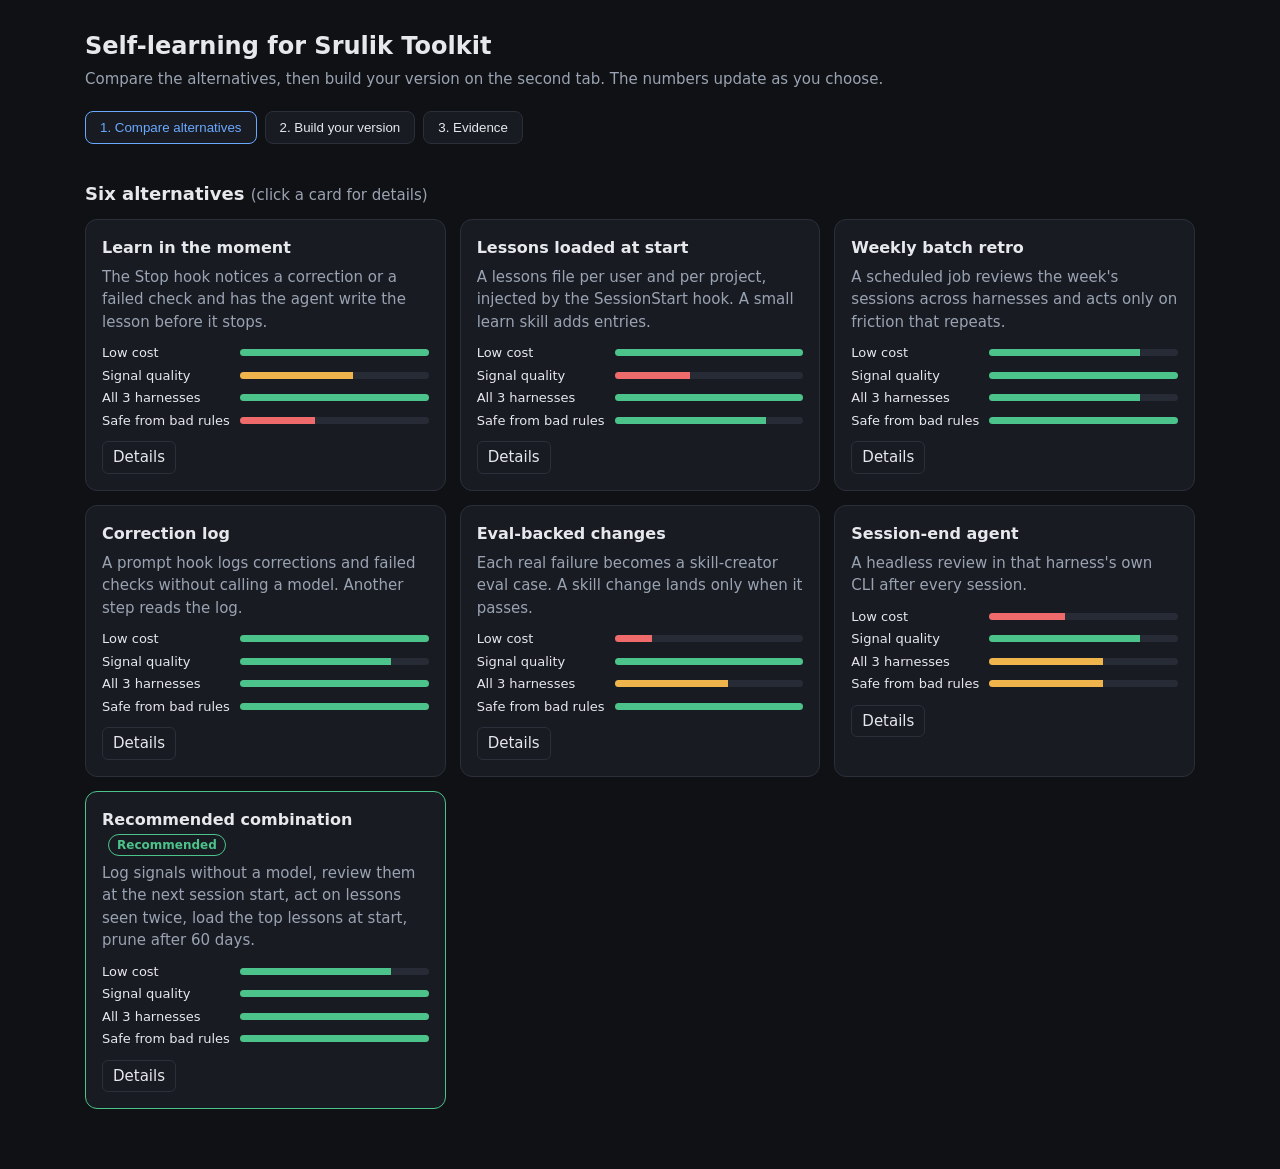
<file: research/2026-11-23-self-learning-options.html>
<!doctype html>
<html lang="en">
<head>
<meta charset="utf-8">
<meta name="viewport" content="width=device-width, initial-scale=1">
<title>Self-learning options</title>
<style>
  :root { --bg:#0f1115; --card:#181b22; --line:#2a2f3a; --text:#e6e8ec; --muted:#9aa3b2; --accent:#6aa9ff; --good:#4cc38a; --warn:#f0b44c; --bad:#ef6b6b; }
  * { box-sizing:border-box }
  body { margin:0; font:15px/1.5 system-ui,-apple-system,sans-serif; background:var(--bg); color:var(--text) }
  main { max-width:1150px; margin:0 auto; padding:28px 20px 60px }
  h1 { font-size:24px; margin:0 0 4px }
  h2 { font-size:18px; margin:36px 0 12px }
  p.lead { color:var(--muted); margin:0 0 8px }
  a { color:var(--accent) }
  .tabs { display:flex; gap:8px; margin:20px 0 0 }
  .tab { background:var(--card); border:1px solid var(--line); color:var(--text); padding:8px 14px; border-radius:8px; cursor:pointer }
  .tab[aria-selected=true] { border-color:var(--accent); color:var(--accent) }
  .panel[hidden] { display:none }
  .grid { display:grid; grid-template-columns:repeat(auto-fill,minmax(330px,1fr)); gap:14px }
  .card { background:var(--card); border:1px solid var(--line); border-radius:12px; padding:16px; cursor:pointer }
  .card.rec { border-color:var(--good) }
  .card h3 { margin:0 0 6px; font-size:16px }
  .badge { display:inline-block; font-size:12px; padding:1px 8px; border-radius:99px; border:1px solid var(--good); color:var(--good); margin-left:6px }
  .card .how { color:var(--muted); margin:0 0 10px }
  .bar { display:grid; grid-template-columns:130px 1fr; align-items:center; gap:8px; font-size:13px; margin:3px 0 }
  .meter { height:7px; background:#262b35; border-radius:4px; overflow:hidden }
  .meter i { display:block; height:100% }
  .more { display:none; margin-top:10px; font-size:14px; border-top:1px solid var(--line); padding-top:10px }
  .card.open .more { display:block }
  .card .toggle { margin-top:8px; background:none; border:1px solid var(--line); border-radius:6px; color:inherit; padding:4px 10px; cursor:pointer; font:inherit }
  .layout { display:grid; grid-template-columns:1fr 380px; gap:18px; align-items:start }
  @media (max-width:900px) { .layout { grid-template-columns:1fr } }
  fieldset { background:var(--card); border:1px solid var(--line); border-radius:12px; margin:0 0 12px; padding:12px 16px }
  legend { font-weight:600; padding:0 6px }
  fieldset .hint { color:var(--muted); font-size:13px; margin:0 0 6px }
  label.opt { display:block; padding:5px 0; cursor:pointer }
  label.opt small { color:var(--muted) }
  .side { position:sticky; top:16px; background:var(--card); border:1px solid var(--line); border-radius:12px; padding:16px }
  .side h3 { margin:0 0 10px; font-size:16px }
  .stat { display:flex; justify-content:space-between; border-bottom:1px solid var(--line); padding:6px 0; font-size:14px }
  .stat b { font-variant-numeric:tabular-nums }
  ul.notes { padding-left:18px; margin:10px 0 }
  ul.notes li { margin:4px 0; font-size:14px }
  li.warn { color:var(--warn) } li.bad { color:var(--bad) } li.good { color:var(--good) }
  .flow { display:flex; flex-wrap:wrap; gap:6px; align-items:center; margin:8px 0 12px }
  .step { background:#202530; border:1px solid var(--line); border-radius:8px; padding:4px 10px; font-size:13px }
  .arrow { color:var(--muted) }
  button.copy { width:100%; margin-top:10px; padding:9px; border-radius:8px; border:1px solid var(--accent); background:transparent; color:var(--accent); cursor:pointer; font-size:14px }
  code { background:#202530; padding:1px 5px; border-radius:4px; font-size:13px }
  table { width:100%; border-collapse:collapse; font-size:14px; background:var(--card); border-radius:12px; overflow:hidden }
  th, td { text-align:left; padding:9px 12px; border-bottom:1px solid var(--line); vertical-align:top }
  th { color:var(--muted); font-weight:600 }
</style>
</head>
<body>
<main>
  <h1>Self-learning for Srulik Toolkit</h1>
  <p class="lead">Compare the alternatives, then build your version on the second tab. The numbers update as you choose.</p>

  <div class="tabs" role="tablist">
    <button class="tab" role="tab" aria-selected="true" data-tab="compare">1. Compare alternatives</button>
    <button class="tab" role="tab" aria-selected="false" data-tab="build">2. Build your version</button>
    <button class="tab" role="tab" aria-selected="false" data-tab="evidence">3. Evidence</button>
  </div>

  <section class="panel" id="compare">
    <h2>Six alternatives <small style="color:var(--muted);font-weight:400">(click a card for details)</small></h2>
    <div class="grid" id="cards"></div>
  </section>

  <section class="panel" id="build" hidden>
    <h2>Build your version</h2>
    <div class="layout">
      <form id="form"></form>
      <aside class="side">
        <h3>Your design</h3>
        <div class="flow" id="flow"></div>
        <div class="stat"><span>Model runs per week</span><b id="runs"></b></div>
        <div class="stat"><span>Harnesses supported</span><b id="harn"></b></div>
        <div class="stat"><span>Risk of wrong lessons</span><b id="wrong"></b></div>
        <div class="stat"><span>Risk of file bloat</span><b id="bloat"></b></div>
        <div class="stat"><span>Time until a lesson applies</span><b id="lag"></b></div>
        <ul class="notes" id="notes"></ul>
        <button class="copy" type="button" id="copy">Copy my choices</button>
      </aside>
    </div>
  </section>

  <section class="panel" id="evidence" hidden>
    <h2>What the research found</h2>
    <table>
      <tr><th>Source</th><th>What it does or found</th></tr>
      <tr><td><a href="https://github.com/BayramAnnakov/claude-reflect">claude-reflect</a></td><td>A prompt hook queues corrections. The user approves each one with <code>/reflect</code>. Lessons sync to CLAUDE.md, AGENTS.md and skill files.</td></tr>
      <tr><td><a href="https://github.com/taipm/claude-evolve">claude-evolve</a></td><td>Counts repeats instead of appending lines. Promotes a lesson after 2 sightings. Injects lesson text at session start. Stale after 60 days, archived after 120.</td></tr>
      <tr><td><a href="https://github.com/openai/codex/blob/main/codex-rs/memories/README.md">Codex memories</a></td><td>Runs in the background at the next session start, only on idle sessions. Ranks by usage and prunes unused memories. Off by default.</td></tr>
      <tr><td><a href="https://forum.cursor.com/t/saved-memories-in-cursor-and-their-viability/128968">Cursor memories</a></td><td>Users report arbitrary capture, memories ignored later, and storage per machine.</td></tr>
      <tr><td><a href="https://arxiv.org/abs/2510.04618">ACE paper</a></td><td>Rewriting the whole context collapsed it from 18,282 to 122 tokens and dropped accuracy below the baseline. Small itemized edits avoided this.</td></tr>
      <tr><td><a href="https://jonahdevs.com/posts/agents-md-grew-back/">JonahDevs</a></td><td>AGENTS.md was cut from 755 to 61 lines, then grew back to 341 across six files because agents add lines and nothing prompts deletion.</td></tr>
    </table>
  </section>
</main>

<script>
const ALTS = [
  { id:"inmoment", name:"Learn in the moment", how:"The Stop hook notices a correction or a failed check and has the agent write the lesson before it stops.",
    s:{cost:5, signal:3, harness:5, safety:2}, pro:"No extra model runs. The lesson lands while context is fresh.", con:"Sees one session only, so one-off mistakes become rules.", ev:"Similar to claude-reflect's capture step, without its review." },
  { id:"inject", name:"Lessons loaded at start", how:"A lessons file per user and per project, injected by the SessionStart hook. A small learn skill adds entries.",
    s:{cost:5, signal:2, harness:5, safety:4}, pro:"The most reliable way for a lesson to reach the model.", con:"Only as good as what gets written into it.", ev:"claude-evolve rates import and start injection as its most reliable channels." },
  { id:"weekly", name:"Weekly batch retro", how:"A scheduled job reviews the week's sessions across harnesses and acts only on friction that repeats.",
    s:{cost:4, signal:5, harness:4, safety:5}, pro:"Sees patterns across many sessions.", con:"Lessons arrive days late. Needs a scheduler on each machine.", ev:"Matches Codex's batched consolidation phase." },
  { id:"log", name:"Correction log", how:"A prompt hook logs corrections and failed checks without calling a model. Another step reads the log.",
    s:{cost:5, signal:4, harness:5, safety:5}, pro:"Almost free. Gives every other option clean input.", con:"Changes nothing on its own.", ev:"claude-reflect and claude-evolve both capture with hooks." },
  { id:"eval", name:"Eval-backed changes", how:"Each real failure becomes a skill-creator eval case. A skill change lands only when it passes.",
    s:{cost:1, signal:5, harness:3, safety:5}, pro:"Proves a change helps before it ships.", con:"Slow and heavy for small lessons.", ev:"The repo's skill-creator already runs evals." },
  { id:"sessionend", name:"Session-end agent", how:"A headless review in that harness's own CLI after every session.",
    s:{cost:2, signal:4, harness:3, safety:3}, pro:"Each session is reviewed while it is recent.", con:"Codex has no session-end hook. Most sessions have nothing to teach.", ev:"Codex chose the next session start instead." },
  { id:"combo", rec:true, name:"Recommended combination", how:"Log signals without a model, review them at the next session start, act on lessons seen twice, load the top lessons at start, prune after 60 days.",
    s:{cost:4, signal:5, harness:5, safety:5}, pro:"Combines the steps with the best evidence. Works the same in all three harnesses.", con:"A lesson needs two sightings before anything changes.", ev:"Mirrors claude-evolve and the Codex memory pipeline." },
]
const LABELS = { cost:"Low cost", signal:"Signal quality", harness:"All 3 harnesses", safety:"Safe from bad rules" }
const color = v => v >= 4 ? "var(--good)" : v >= 3 ? "var(--warn)" : "var(--bad)"

const cards = document.getElementById("cards")
for (const a of ALTS) {
  const el = document.createElement("div")
  el.className = "card" + (a.rec ? " rec" : "")
  el.innerHTML = `<h3>${a.name}${a.rec ? '<span class="badge">Recommended</span>' : ""}</h3><p class="how">${a.how}</p>` +
    Object.entries(a.s).map(([k, v]) => `<div class="bar"><span>${LABELS[k]}</span><div class="meter"><i style="width:${v * 20}%;background:${color(v)}"></i></div></div>`).join("") +
    `<button type="button" class="toggle" aria-expanded="false" aria-label="Details: ${a.name}">Details</button>` +
    `<div class="more"><p><b>Strength:</b> ${a.pro}</p><p><b>Weak point:</b> ${a.con}</p><p><b>Evidence:</b> ${a.ev}</p></div>`
  const toggle = el.querySelector(".toggle")
  el.addEventListener("click", () => toggle.setAttribute("aria-expanded", String(el.classList.toggle("open"))))
  cards.appendChild(el)
}

const DIMS = [
  { id:"capture", title:"How are signals captured?", hint:"Signals are your corrections and failed checks.", type:"radio", opts:[
    ["hooks","Hooks log them, with no model call","Recommended. Near zero cost."],
    ["model","A model checks every turn","Catches more phrasings, costs a call per turn."],
    ["none","No capture, the review reads raw transcripts","Simplest, noisier input."] ] },
  { id:"trigger", title:"When does the review run?", type:"radio", opts:[
    ["nextstart","At the next session start, only if something was logged","Recommended. Works in all 3 harnesses."],
    ["end","After every session ends","Codex has no session-end hook."],
    ["weekly","Once a week, on a schedule","Needs a scheduler on each machine."],
    ["manual","Only when the user runs retro","No automation."] ] },
  { id:"threshold", title:"When does a lesson take effect?", type:"radio", opts:[
    ["1","The first time it appears","Fastest, most wrong lessons."],
    ["2","After it appears twice","Recommended."],
    ["3","After it appears three times","Safest, slowest."] ] },
  { id:"auto", title:"What may change without asking?", type:"check", opts:[
    ["memory","Memory entries","You chose yes."],
    ["override","Wording fixes in the local skill override file","You chose yes."],
    ["steering","Edits to the project's AGENTS.md or CLAUDE.md","Highest bloat risk."] ] },
  { id:"bigger", title:"Where do bigger fixes go?", type:"radio", opts:[
    ["pr","A draft PR on the project's repo","You chose this."],
    ["chat","Shown in chat at the next session start",""],
    ["drop","Dropped",""] ] },
  { id:"prune", title:"When are unused lessons removed?", type:"radio", opts:[
    ["30","After 30 days",""], ["60","After 60 days","Recommended."], ["120","After 120 days",""], ["never","Never","Files only grow."] ] },
]
const DEFAULTS = { capture:"hooks", trigger:"nextstart", threshold:"2", auto:["memory","override"], bigger:"pr", prune:"60" }

const form = document.getElementById("form")
for (const d of DIMS) {
  const fs = document.createElement("fieldset")
  fs.innerHTML = `<legend>${d.title}</legend>` + (d.hint ? `<p class="hint">${d.hint}</p>` : "") +
    d.opts.map(([v, l, n]) => {
      const on = d.type === "check" ? DEFAULTS[d.id].includes(v) : DEFAULTS[d.id] === v
      return `<label class="opt"><input type="${d.type === "check" ? "checkbox" : "radio"}" name="${d.id}" value="${v}" ${on ? "checked" : ""}> ${l} ${n ? `<small>${n}</small>` : ""}</label>`
    }).join("")
  form.appendChild(fs)
}

const level = n => n <= 1 ? "Low" : n === 2 ? "Medium" : "High"
function read() {
  const f = new FormData(form)
  return { capture:f.get("capture"), trigger:f.get("trigger"), threshold:f.get("threshold"), auto:f.getAll("auto"), bigger:f.get("bigger"), prune:f.get("prune") }
}
function update() {
  const c = read()
  const SESSIONS = 20, WITH_SIGNAL = 0.3
  let runs = { nextstart: Math.round(SESSIONS * WITH_SIGNAL), end: SESSIONS, weekly: 1, manual: 0 }[c.trigger]
  if (c.capture === "none" && c.trigger === "nextstart") runs = SESSIONS
  const perTurn = c.capture === "model"
  document.getElementById("runs").textContent = runs + (perTurn ? " + one per turn" : "")

  document.getElementById("harn").textContent = c.trigger === "end" ? "Claude, Cursor" : c.trigger === "weekly" ? "All 3, with a scheduler" : "Claude, Cursor, Codex"

  let wrong = { "1":3, "2":1, "3":0 }[c.threshold] + (c.capture === "none" ? 1 : 0)
  document.getElementById("wrong").textContent = level(wrong)

  let bloat = (c.auto.includes("steering") ? 2 : 0) + (c.prune === "never" ? 2 : c.prune === "120" ? 1 : 0) + (c.threshold === "1" ? 1 : 0)
  document.getElementById("bloat").textContent = level(bloat)

  const lag = { nextstart:"next session", end:"minutes", weekly:"up to a week", manual:"when you run retro" }[c.trigger]
  document.getElementById("lag").textContent = c.threshold === "1" ? lag : lag + ", after " + c.threshold + " sightings"

  const steps = [
    { hooks:"Hook logs signal", model:"Model checks turn", none:"Raw transcript" }[c.capture],
    { nextstart:"Review at next start", end:"Review at session end", weekly:"Weekly review", manual:"Manual retro" }[c.trigger],
    c.threshold === "1" ? "Act at once" : "Wait for " + c.threshold + " sightings",
    c.auto.length ? "Auto: " + c.auto.join(", ") : "No auto changes",
    { pr:"Draft PR", chat:"Show in chat", drop:"Drop" }[c.bigger],
    c.prune === "never" ? "Keep forever" : "Prune after " + c.prune + "d",
  ]
  document.getElementById("flow").innerHTML = steps.map(s => `<span class="step">${s}</span>`).join('<span class="arrow">→</span>')

  const notes = []
  if (c.trigger === "end") notes.push(["bad", "Codex has no session-end hook. It would need a different trigger."])
  if (c.trigger === "weekly") notes.push(["warn", "Each machine needs a scheduled job, and the plugin can't install one by itself."])
  if (c.threshold === "1") notes.push(["warn", "One-off mistakes become permanent rules."])
  if (c.auto.includes("steering")) notes.push(["bad", "Auto-editing AGENTS.md is how files grew to 700+ lines in practitioner reports."])
  if (c.prune === "never") notes.push(["bad", "Nothing ever gets deleted. Files only grow."])
  if (c.auto.includes("memory")) notes.push(["warn", "Codex and Claude already write memory. Toolkit entries may duplicate theirs."])
  if (perTurn) notes.push(["warn", "A model call on every turn adds cost and latency."])
  if (c.capture === "none") notes.push(["warn", "Without a log, the review can't skip quiet sessions, so it runs every time."])
  if (!notes.some(n => n[0] === "bad")) notes.push(["good", "No blocking conflicts."])
  document.getElementById("notes").innerHTML = notes.map(([k, t]) => `<li class="${k}">${t}</li>`).join("")
  return c
}
form.addEventListener("change", update)
update()

document.getElementById("copy").addEventListener("click", async e => {
  const c = read()
  const text = `capture=${c.capture} trigger=${c.trigger} threshold=${c.threshold} auto=${c.auto.join("+") || "none"} bigger=${c.bigger} prune=${c.prune}`
  try { await navigator.clipboard.writeText(text); e.target.textContent = "Copied: " + text }
  catch { e.target.textContent = text }
})

for (const t of document.querySelectorAll(".tab")) {
  t.addEventListener("click", () => {
    for (const o of document.querySelectorAll(".tab")) o.setAttribute("aria-selected", String(o === t))
    for (const p of document.querySelectorAll(".panel")) p.hidden = p.id !== t.dataset.tab
  })
}
</script>
</body>
</html>
</file>
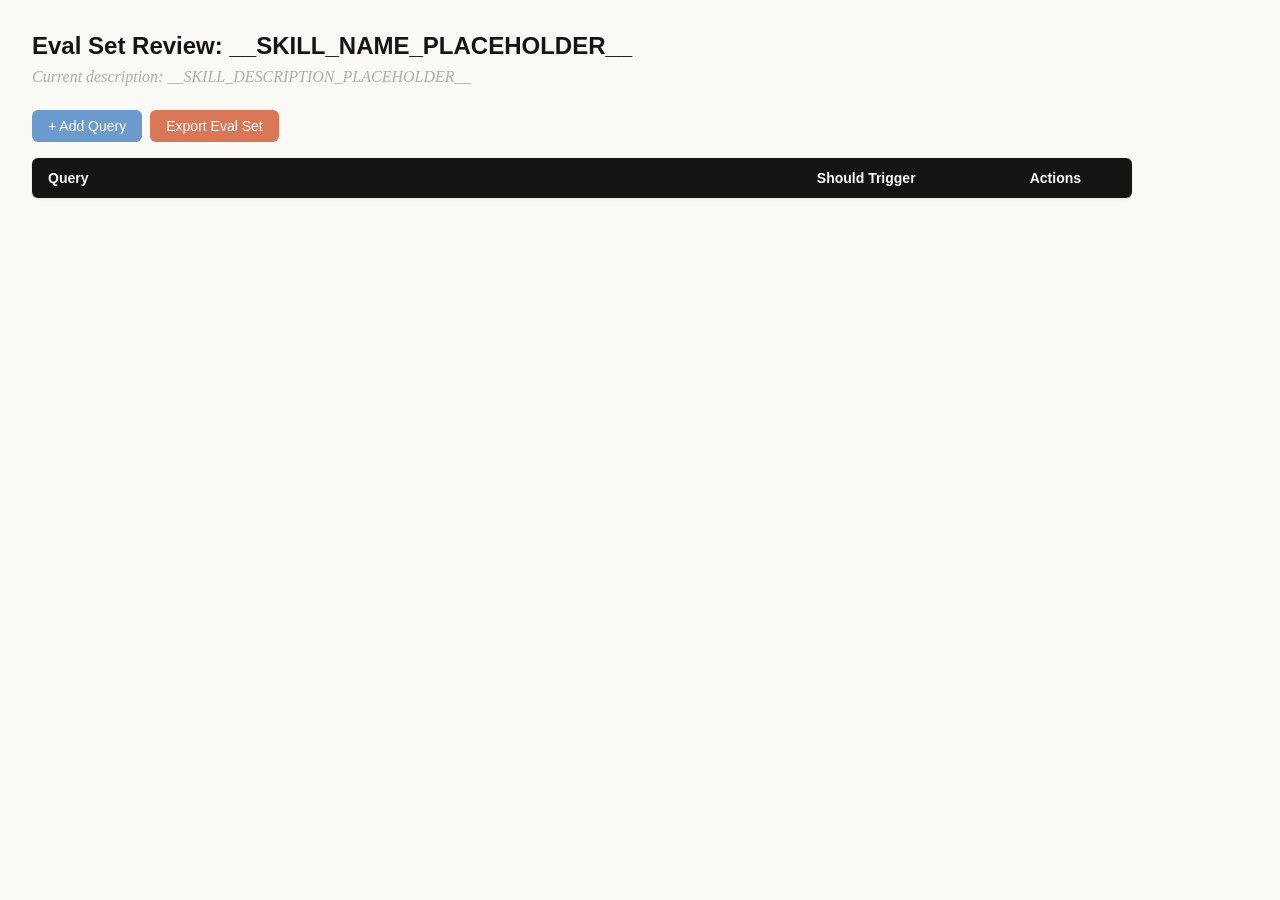
<file: plugins/srulik-toolkit/skills/skill-creator/assets/eval_review.html>
<!-- Modified for Srulik Toolkit: portable evaluation contracts, isolated execution, and offline review. Upstream ca45fc496a3436251f191354091d557da31c15b5; Apache-2.0. -->
<!DOCTYPE html>
<html lang="en">
<head>
  <meta charset="UTF-8">
  <meta name="viewport" content="width=device-width, initial-scale=1.0">
  <title>Eval Set Review - __SKILL_NAME_PLACEHOLDER__</title>
  <style>
    * { box-sizing: border-box; margin: 0; padding: 0; }
    body { font-family: 'Lora', Georgia, serif; background: #faf9f5; padding: 2rem; color: #141413; }
    h1 { font-family: 'Poppins', sans-serif; margin-bottom: 0.5rem; font-size: 1.5rem; }
    .description { color: #b0aea5; margin-bottom: 1.5rem; font-style: italic; max-width: 900px; }
    .controls { margin-bottom: 1rem; display: flex; gap: 0.5rem; }
    .btn { font-family: 'Poppins', sans-serif; padding: 0.5rem 1rem; border: none; border-radius: 6px; cursor: pointer; font-size: 0.875rem; font-weight: 500; }
    .btn-add { background: #6a9bcc; color: white; }
    .btn-add:hover { background: #5889b8; }
    .btn-export { background: #d97757; color: white; }
    .btn-export:hover { background: #c4613f; }
    table { width: 100%; max-width: 1100px; border-collapse: collapse; background: white; border-radius: 6px; overflow: hidden; box-shadow: 0 1px 3px rgba(0,0,0,0.08); }
    th { font-family: 'Poppins', sans-serif; background: #141413; color: #faf9f5; padding: 0.75rem 1rem; text-align: left; font-size: 0.875rem; }
    td { padding: 0.75rem 1rem; border-bottom: 1px solid #e8e6dc; vertical-align: top; }
    tr:nth-child(even) td { background: #faf9f5; }
    tr:hover td { background: #f3f1ea; }
    .section-header td { background: #e8e6dc; font-family: 'Poppins', sans-serif; font-weight: 500; font-size: 0.8rem; color: #141413; text-transform: uppercase; letter-spacing: 0.05em; }
    .query-input { width: 100%; padding: 0.4rem; border: 1px solid #e8e6dc; border-radius: 4px; font-size: 0.875rem; font-family: 'Lora', Georgia, serif; resize: vertical; min-height: 60px; }
    .query-input:focus { outline: none; border-color: #d97757; box-shadow: 0 0 0 2px rgba(217,119,87,0.15); }
    .toggle { position: relative; display: inline-block; width: 44px; height: 24px; }
    .toggle input { opacity: 0; width: 0; height: 0; }
    .toggle .slider { position: absolute; inset: 0; background: #b0aea5; border-radius: 24px; cursor: pointer; transition: 0.2s; }
    .toggle .slider::before { content: ""; position: absolute; width: 18px; height: 18px; left: 3px; bottom: 3px; background: white; border-radius: 50%; transition: 0.2s; }
    .toggle input:checked + .slider { background: #d97757; }
    .toggle input:checked + .slider::before { transform: translateX(20px); }
    .btn-delete { background: #c44; color: white; padding: 0.3rem 0.6rem; border: none; border-radius: 4px; cursor: pointer; font-size: 0.75rem; font-family: 'Poppins', sans-serif; }
    .btn-delete:hover { background: #a33; }
    .summary { margin-top: 1rem; color: #b0aea5; font-size: 0.875rem; }
  </style>
</head>
<body>
  <h1>Eval Set Review: <span id="skill-name">__SKILL_NAME_PLACEHOLDER__</span></h1>
  <p class="description">Current description: <span id="skill-desc">__SKILL_DESCRIPTION_PLACEHOLDER__</span></p>

  <div class="controls">
    <button class="btn btn-add" onclick="addRow()">+ Add Query</button>
    <button class="btn btn-export" onclick="exportEvalSet()">Export Eval Set</button>
  </div>

  <table>
    <thead>
      <tr>
        <th style="width:65%">Query</th>
        <th style="width:18%">Should Trigger</th>
        <th style="width:10%">Actions</th>
      </tr>
    </thead>
    <tbody id="eval-body"></tbody>
  </table>

  <p class="summary" id="summary"></p>

  <script>
    const EVAL_DATA = __EVAL_DATA_PLACEHOLDER__;

    let evalItems = [...EVAL_DATA];

    function render() {
      const tbody = document.getElementById('eval-body');
      tbody.innerHTML = '';

      // Sort: should-trigger first, then should-not-trigger
      const sorted = evalItems
        .map((item, origIdx) => ({ ...item, origIdx }))
        .sort((a, b) => (b.should_trigger ? 1 : 0) - (a.should_trigger ? 1 : 0));

      let lastGroup = null;
      sorted.forEach(item => {
        const group = item.should_trigger ? 'trigger' : 'no-trigger';
        if (group !== lastGroup) {
          const headerRow = document.createElement('tr');
          headerRow.className = 'section-header';
          headerRow.innerHTML = `<td colspan="3">${item.should_trigger ? 'Should Trigger' : 'Should NOT Trigger'}</td>`;
          tbody.appendChild(headerRow);
          lastGroup = group;
        }

        const idx = item.origIdx;
        const tr = document.createElement('tr');
        tr.innerHTML = `
          <td><textarea class="query-input" onchange="updateQuery(${idx}, this.value)">${escapeHtml(item.query)}</textarea></td>
          <td>
            <label class="toggle">
              <input type="checkbox" ${item.should_trigger ? 'checked' : ''} onchange="updateTrigger(${idx}, this.checked)">
              <span class="slider"></span>
            </label>
            <span style="margin-left:8px;font-size:0.8rem;color:#b0aea5">${item.should_trigger ? 'Yes' : 'No'}</span>
          </td>
          <td><button class="btn-delete" onclick="deleteRow(${idx})">Delete</button></td>
        `;
        tbody.appendChild(tr);
      });
      updateSummary();
    }

    function escapeHtml(text) {
      const div = document.createElement('div');
      div.textContent = text;
      return div.innerHTML;
    }

    function updateQuery(idx, value) { evalItems[idx].query = value; updateSummary(); }
    function updateTrigger(idx, value) { evalItems[idx].should_trigger = value; render(); }
    function deleteRow(idx) { evalItems.splice(idx, 1); render(); }

    function addRow() {
      evalItems.push({ query: '', should_trigger: true });
      render();
      const inputs = document.querySelectorAll('.query-input');
      inputs[inputs.length - 1].focus();
    }

    function updateSummary() {
      const trigger = evalItems.filter(i => i.should_trigger).length;
      const noTrigger = evalItems.filter(i => !i.should_trigger).length;
      document.getElementById('summary').textContent =
        `${evalItems.length} queries total: ${trigger} should trigger, ${noTrigger} should not trigger`;
    }

    function exportEvalSet() {
      const valid = evalItems.filter(i => i.query.trim() !== '');
      const data = valid.map(i => ({ query: i.query.trim(), should_trigger: i.should_trigger }));
      const blob = new Blob([JSON.stringify(data, null, 2)], { type: 'application/json' });
      const url = URL.createObjectURL(blob);
      const a = document.createElement('a');
      a.href = url;
      a.download = 'eval_set.json';
      document.body.appendChild(a);
      a.click();
      document.body.removeChild(a);
      URL.revokeObjectURL(url);
    }

    render();
  </script>
</body>
</html>
</file>
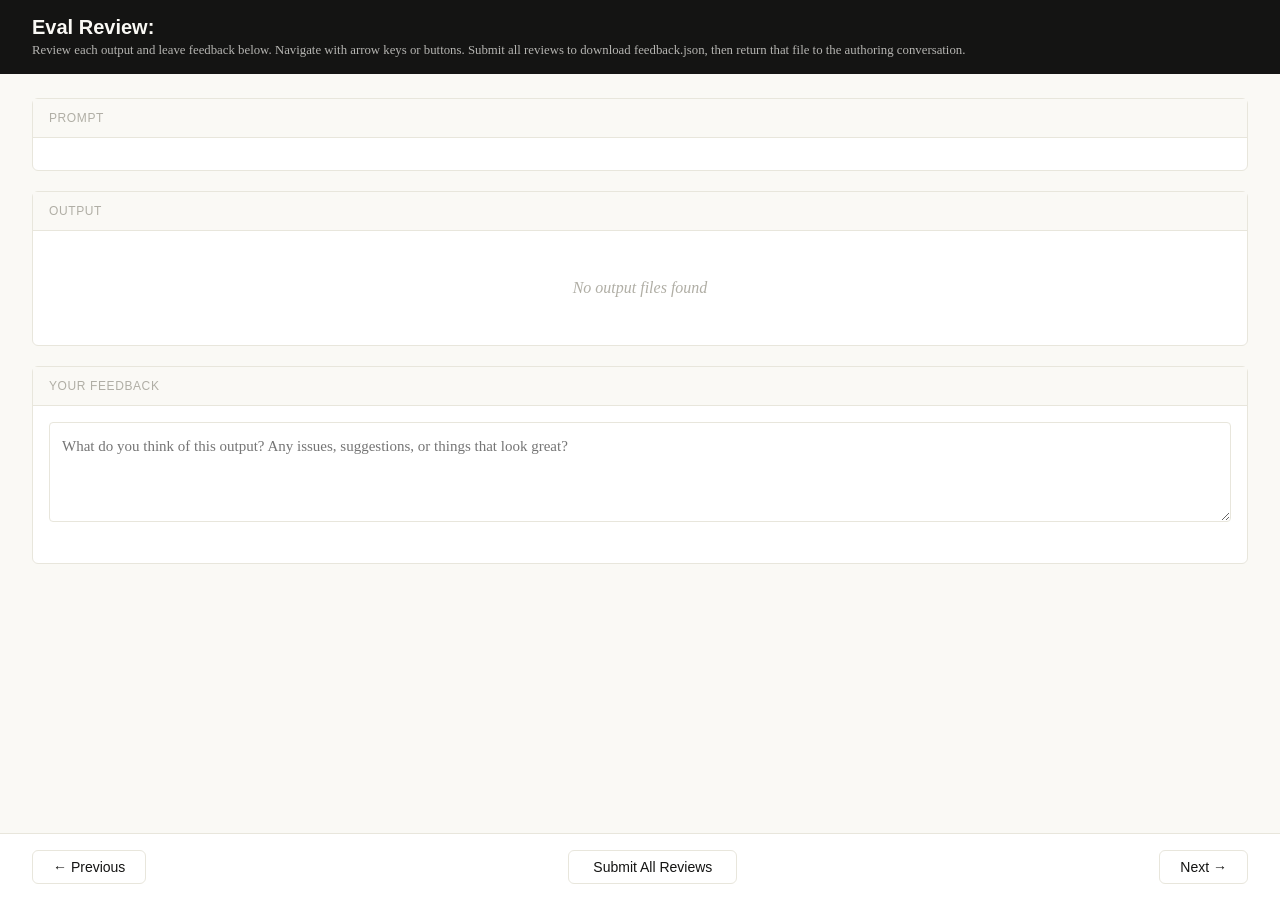
<file: plugins/srulik-toolkit/skills/skill-creator/eval-viewer/viewer.html>
<!-- Modified for Srulik Toolkit: portable evaluation contracts, isolated execution, and offline review. Upstream ca45fc496a3436251f191354091d557da31c15b5; Apache-2.0. -->
<!DOCTYPE html>
<html lang="en">
<head>
  <meta charset="UTF-8">
  <meta name="viewport" content="width=device-width, initial-scale=1.0">
  <title>Eval Review</title>
  <style>
    :root {
      --bg: #faf9f5;
      --surface: #ffffff;
      --border: #e8e6dc;
      --text: #141413;
      --text-muted: #b0aea5;
      --accent: #d97757;
      --accent-hover: #c4613f;
      --green: #788c5d;
      --green-bg: #eef2e8;
      --red: #c44;
      --red-bg: #fceaea;
      --header-bg: #141413;
      --header-text: #faf9f5;
      --radius: 6px;
    }

    * { box-sizing: border-box; margin: 0; padding: 0; }

    body {
      font-family: 'Lora', Georgia, serif;
      background: var(--bg);
      color: var(--text);
      height: 100vh;
      display: flex;
      flex-direction: column;
    }

    /* ---- Header ---- */
    .header {
      background: var(--header-bg);
      color: var(--header-text);
      padding: 1rem 2rem;
      display: flex;
      justify-content: space-between;
      align-items: center;
      flex-shrink: 0;
    }
    .header h1 {
      font-family: 'Poppins', sans-serif;
      font-size: 1.25rem;
      font-weight: 600;
    }
    .header .instructions {
      font-size: 0.8rem;
      opacity: 0.7;
      margin-top: 0.25rem;
    }
    .header .progress {
      font-size: 0.875rem;
      opacity: 0.8;
      text-align: right;
    }

    /* ---- Main content ---- */
    .main {
      flex: 1;
      overflow-y: auto;
      padding: 1.5rem 2rem;
      display: flex;
      flex-direction: column;
      gap: 1.25rem;
    }

    /* ---- Sections ---- */
    .section {
      background: var(--surface);
      border: 1px solid var(--border);
      border-radius: var(--radius);
      flex-shrink: 0;
    }
    .section-header {
      font-family: 'Poppins', sans-serif;
      padding: 0.75rem 1rem;
      font-size: 0.75rem;
      font-weight: 500;
      text-transform: uppercase;
      letter-spacing: 0.05em;
      color: var(--text-muted);
      border-bottom: 1px solid var(--border);
      background: var(--bg);
    }
    .section-body {
      padding: 1rem;
    }

    /* ---- Config badge ---- */
    .config-badge {
      display: inline-block;
      padding: 0.2rem 0.625rem;
      border-radius: 9999px;
      font-family: 'Poppins', sans-serif;
      font-size: 0.6875rem;
      font-weight: 600;
      text-transform: uppercase;
      letter-spacing: 0.03em;
      margin-left: 0.75rem;
      vertical-align: middle;
    }
    .config-badge.config-primary {
      background: rgba(33, 150, 243, 0.12);
      color: #1976d2;
    }
    .config-badge.config-baseline {
      background: rgba(255, 193, 7, 0.15);
      color: #f57f17;
    }

    /* ---- Prompt ---- */
    .prompt-text {
      white-space: pre-wrap;
      font-size: 0.9375rem;
      line-height: 1.6;
    }

    /* ---- Outputs ---- */
    .output-file {
      border: 1px solid var(--border);
      border-radius: var(--radius);
      overflow: hidden;
    }
    .output-file + .output-file {
      margin-top: 1rem;
    }
    .output-file-header {
      padding: 0.5rem 0.75rem;
      font-size: 0.8rem;
      font-weight: 600;
      color: var(--text-muted);
      background: var(--bg);
      border-bottom: 1px solid var(--border);
      font-family: 'SF Mono', SFMono-Regular, Consolas, 'Liberation Mono', Menlo, monospace;
      display: flex;
      justify-content: space-between;
      align-items: center;
    }
    .output-file-header .dl-btn {
      font-size: 0.7rem;
      color: var(--accent);
      text-decoration: none;
      cursor: pointer;
      font-family: -apple-system, BlinkMacSystemFont, 'Segoe UI', sans-serif;
      font-weight: 500;
      opacity: 0.8;
    }
    .output-file-header .dl-btn:hover {
      opacity: 1;
      text-decoration: underline;
    }
    .output-file-content {
      padding: 0.75rem;
      overflow-x: auto;
    }
    .output-file-content pre {
      font-size: 0.8125rem;
      line-height: 1.5;
      white-space: pre-wrap;
      word-break: break-word;
      font-family: 'SF Mono', SFMono-Regular, Consolas, 'Liberation Mono', Menlo, monospace;
    }
    .output-file-content img {
      max-width: 100%;
      height: auto;
      border-radius: 4px;
    }
    .output-file-content iframe {
      width: 100%;
      height: 600px;
      border: none;
    }
    .output-file-content table {
      border-collapse: collapse;
      font-size: 0.8125rem;
      width: 100%;
    }
    .output-file-content table td,
    .output-file-content table th {
      border: 1px solid var(--border);
      padding: 0.375rem 0.5rem;
      text-align: left;
    }
    .output-file-content table th {
      background: var(--bg);
      font-weight: 600;
    }
    .output-file-content .download-link {
      display: inline-flex;
      align-items: center;
      gap: 0.5rem;
      padding: 0.5rem 1rem;
      background: var(--bg);
      border: 1px solid var(--border);
      border-radius: 4px;
      color: var(--accent);
      text-decoration: none;
      font-size: 0.875rem;
      cursor: pointer;
    }
    .output-file-content .download-link:hover {
      background: var(--border);
    }
    .empty-state {
      color: var(--text-muted);
      font-style: italic;
      padding: 2rem;
      text-align: center;
    }

    /* ---- Feedback ---- */
    .prev-feedback {
      background: var(--bg);
      border: 1px solid var(--border);
      border-radius: 4px;
      padding: 0.625rem 0.75rem;
      margin-top: 0.75rem;
      font-size: 0.8125rem;
      color: var(--text-muted);
      line-height: 1.5;
    }
    .prev-feedback-label {
      font-size: 0.7rem;
      font-weight: 600;
      text-transform: uppercase;
      letter-spacing: 0.04em;
      margin-bottom: 0.25rem;
      color: var(--text-muted);
    }
    .feedback-textarea {
      width: 100%;
      min-height: 100px;
      padding: 0.75rem;
      border: 1px solid var(--border);
      border-radius: 4px;
      font-family: inherit;
      font-size: 0.9375rem;
      line-height: 1.5;
      resize: vertical;
      color: var(--text);
    }
    .feedback-textarea:focus {
      outline: none;
      border-color: var(--accent);
      box-shadow: 0 0 0 3px rgba(37, 99, 235, 0.1);
    }
    .feedback-status {
      font-size: 0.75rem;
      color: var(--text-muted);
      margin-top: 0.5rem;
      min-height: 1.1em;
    }

    /* ---- Grades (collapsible) ---- */
    .grades-toggle {
      display: flex;
      align-items: center;
      cursor: pointer;
      user-select: none;
    }
    .grades-toggle:hover {
      color: var(--accent);
    }
    .grades-toggle .arrow {
      margin-right: 0.5rem;
      transition: transform 0.15s;
      font-size: 0.75rem;
    }
    .grades-toggle .arrow.open {
      transform: rotate(90deg);
    }
    .grades-content {
      display: none;
      margin-top: 0.75rem;
    }
    .grades-content.open {
      display: block;
    }
    .grades-summary {
      font-size: 0.875rem;
      margin-bottom: 0.75rem;
      display: flex;
      align-items: center;
      gap: 0.5rem;
    }
    .grade-badge {
      display: inline-block;
      padding: 0.125rem 0.5rem;
      border-radius: 9999px;
      font-size: 0.75rem;
      font-weight: 600;
    }
    .grade-pass { background: var(--green-bg); color: var(--green); }
    .grade-fail { background: var(--red-bg); color: var(--red); }
    .assertion-list {
      list-style: none;
    }
    .assertion-item {
      padding: 0.625rem 0;
      border-bottom: 1px solid var(--border);
      font-size: 0.8125rem;
    }
    .assertion-item:last-child { border-bottom: none; }
    .assertion-status {
      font-weight: 600;
      margin-right: 0.5rem;
    }
    .assertion-status.pass { color: var(--green); }
    .assertion-status.fail { color: var(--red); }
    .assertion-evidence {
      color: var(--text-muted);
      font-size: 0.75rem;
      margin-top: 0.25rem;
      padding-left: 1.5rem;
    }

    /* ---- View tabs ---- */
    .view-tabs {
      display: flex;
      gap: 0;
      padding: 0 2rem;
      background: var(--bg);
      border-bottom: 1px solid var(--border);
      flex-shrink: 0;
    }
    .view-tab {
      font-family: 'Poppins', sans-serif;
      padding: 0.625rem 1.25rem;
      font-size: 0.8125rem;
      font-weight: 500;
      cursor: pointer;
      border: none;
      background: none;
      color: var(--text-muted);
      border-bottom: 2px solid transparent;
      transition: all 0.15s;
    }
    .view-tab:hover { color: var(--text); }
    .view-tab.active {
      color: var(--accent);
      border-bottom-color: var(--accent);
    }
    .view-panel { display: none; }
    .view-panel.active { display: flex; flex-direction: column; flex: 1; overflow: hidden; }

    /* ---- Benchmark view ---- */
    .benchmark-view {
      padding: 1.5rem 2rem;
      overflow-y: auto;
      flex: 1;
    }
    .benchmark-table {
      border-collapse: collapse;
      background: var(--surface);
      border: 1px solid var(--border);
      border-radius: var(--radius);
      font-size: 0.8125rem;
      width: 100%;
      margin-bottom: 1.5rem;
    }
    .benchmark-table th, .benchmark-table td {
      padding: 0.625rem 0.75rem;
      text-align: left;
      border: 1px solid var(--border);
    }
    .benchmark-table th {
      font-family: 'Poppins', sans-serif;
      background: var(--header-bg);
      color: var(--header-text);
      font-weight: 500;
      font-size: 0.75rem;
      text-transform: uppercase;
      letter-spacing: 0.04em;
    }
    .benchmark-table tr:hover { background: var(--bg); }
    .benchmark-table tr.benchmark-row-with { background: rgba(33, 150, 243, 0.06); }
    .benchmark-table tr.benchmark-row-without { background: rgba(255, 193, 7, 0.06); }
    .benchmark-table tr.benchmark-row-with:hover { background: rgba(33, 150, 243, 0.12); }
    .benchmark-table tr.benchmark-row-without:hover { background: rgba(255, 193, 7, 0.12); }
    .benchmark-table tr.benchmark-row-avg { font-weight: 600; border-top: 2px solid var(--border); }
    .benchmark-table tr.benchmark-row-avg.benchmark-row-with { background: rgba(33, 150, 243, 0.12); }
    .benchmark-table tr.benchmark-row-avg.benchmark-row-without { background: rgba(255, 193, 7, 0.12); }
    .benchmark-delta-positive { color: var(--green); font-weight: 600; }
    .benchmark-delta-negative { color: var(--red); font-weight: 600; }
    .benchmark-notes {
      background: var(--surface);
      border: 1px solid var(--border);
      border-radius: var(--radius);
      padding: 1rem;
    }
    .benchmark-notes h3 {
      font-family: 'Poppins', sans-serif;
      font-size: 0.875rem;
      margin-bottom: 0.75rem;
    }
    .benchmark-notes ul {
      list-style: disc;
      padding-left: 1.25rem;
    }
    .benchmark-notes li {
      font-size: 0.8125rem;
      line-height: 1.6;
      margin-bottom: 0.375rem;
    }
    .benchmark-empty {
      color: var(--text-muted);
      font-style: italic;
      text-align: center;
      padding: 3rem;
    }

    /* ---- Navigation ---- */
    .nav {
      display: flex;
      justify-content: space-between;
      align-items: center;
      padding: 1rem 2rem;
      border-top: 1px solid var(--border);
      background: var(--surface);
      flex-shrink: 0;
    }
    .nav-btn {
      font-family: 'Poppins', sans-serif;
      padding: 0.5rem 1.25rem;
      border: 1px solid var(--border);
      border-radius: var(--radius);
      background: var(--surface);
      cursor: pointer;
      font-size: 0.875rem;
      font-weight: 500;
      color: var(--text);
      transition: all 0.15s;
    }
    .nav-btn:hover:not(:disabled) {
      background: var(--bg);
      border-color: var(--text-muted);
    }
    .nav-btn:disabled {
      opacity: 0.4;
      cursor: not-allowed;
    }
    .done-btn {
      font-family: 'Poppins', sans-serif;
      padding: 0.5rem 1.5rem;
      border: 1px solid var(--border);
      border-radius: var(--radius);
      background: var(--surface);
      color: var(--text);
      cursor: pointer;
      font-size: 0.875rem;
      font-weight: 500;
      transition: all 0.15s;
    }
    .done-btn:hover {
      background: var(--bg);
      border-color: var(--text-muted);
    }
    .done-btn.ready {
      border: none;
      background: var(--accent);
      color: white;
      font-weight: 600;
    }
    .done-btn.ready:hover {
      background: var(--accent-hover);
    }
    /* ---- Done overlay ---- */
    .done-overlay {
      display: none;
      position: fixed;
      inset: 0;
      background: rgba(0, 0, 0, 0.5);
      z-index: 100;
      justify-content: center;
      align-items: center;
    }
    .done-overlay.visible {
      display: flex;
    }
    .done-card {
      background: var(--surface);
      border-radius: 12px;
      padding: 2rem 3rem;
      text-align: center;
      box-shadow: 0 20px 60px rgba(0, 0, 0, 0.3);
      max-width: 500px;
    }
    .done-card h2 {
      font-size: 1.5rem;
      margin-bottom: 0.5rem;
    }
    .done-card p {
      color: var(--text-muted);
      margin-bottom: 1.5rem;
      line-height: 1.5;
    }
    .done-card .btn-row {
      display: flex;
      gap: 0.5rem;
      justify-content: center;
    }
    .done-card button {
      padding: 0.5rem 1.25rem;
      border: 1px solid var(--border);
      border-radius: var(--radius);
      background: var(--surface);
      cursor: pointer;
      font-size: 0.875rem;
    }
    .done-card button:hover {
      background: var(--bg);
    }
    /* ---- Toast ---- */
    .toast {
      position: fixed;
      bottom: 5rem;
      left: 50%;
      transform: translateX(-50%);
      background: var(--header-bg);
      color: var(--header-text);
      padding: 0.625rem 1.25rem;
      border-radius: var(--radius);
      font-size: 0.875rem;
      opacity: 0;
      transition: opacity 0.3s;
      pointer-events: none;
      z-index: 200;
    }
    .toast.visible {
      opacity: 1;
    }
  </style>
</head>
<body>
  <div id="app" style="height:100vh; display:flex; flex-direction:column;">
    <div class="header">
      <div>
        <h1>Eval Review: <span id="skill-name"></span></h1>
        <div class="instructions">Review each output and leave feedback below. Navigate with arrow keys or buttons. Submit all reviews to download feedback.json, then return that file to the authoring conversation.</div>
      </div>
      <div class="progress" id="progress"></div>
    </div>

    <!-- View tabs (only shown when benchmark data exists) -->
    <div class="view-tabs" id="view-tabs" style="display:none;">
      <button class="view-tab active" onclick="switchView('outputs')">Outputs</button>
      <button class="view-tab" onclick="switchView('benchmark')">Benchmark</button>
    </div>

    <!-- Outputs panel (qualitative review) -->
    <div class="view-panel active" id="panel-outputs">
    <div class="main">
      <!-- Prompt -->
      <div class="section">
        <div class="section-header">Prompt <span class="config-badge" id="config-badge" style="display:none;"></span></div>
        <div class="section-body">
          <div class="prompt-text" id="prompt-text"></div>
        </div>
      </div>

      <!-- Outputs -->
      <div class="section">
        <div class="section-header">Output</div>
        <div class="section-body" id="outputs-body">
          <div class="empty-state">No output files found</div>
        </div>
      </div>

      <!-- Previous Output (collapsible) -->
      <div class="section" id="prev-outputs-section" style="display:none;">
        <div class="section-header">
          <div class="grades-toggle" onclick="togglePrevOutputs()">
            <span class="arrow" id="prev-outputs-arrow">&#9654;</span>
            Previous Output
          </div>
        </div>
        <div class="grades-content" id="prev-outputs-content"></div>
      </div>

      <!-- Grades (collapsible) -->
      <div class="section" id="grades-section" style="display:none;">
        <div class="section-header">
          <div class="grades-toggle" onclick="toggleGrades()">
            <span class="arrow" id="grades-arrow">&#9654;</span>
            Formal Grades
          </div>
        </div>
        <div class="grades-content" id="grades-content"></div>
      </div>

      <!-- Feedback -->
      <div class="section">
        <div class="section-header">Your Feedback</div>
        <div class="section-body">
          <textarea
            class="feedback-textarea"
            id="feedback"
            placeholder="What do you think of this output? Any issues, suggestions, or things that look great?"
          ></textarea>
          <div class="feedback-status" id="feedback-status"></div>
          <div class="prev-feedback" id="prev-feedback" style="display:none;">
            <div class="prev-feedback-label">Previous feedback</div>
            <div id="prev-feedback-text"></div>
          </div>
        </div>
      </div>
    </div>

    <div class="nav" id="outputs-nav">
      <button class="nav-btn" id="prev-btn" onclick="navigate(-1)">&#8592; Previous</button>
      <button class="done-btn" id="done-btn" onclick="showDoneDialog()">Submit All Reviews</button>
      <button class="nav-btn" id="next-btn" onclick="navigate(1)">Next &#8594;</button>
    </div>
    </div><!-- end panel-outputs -->

    <!-- Benchmark panel (quantitative stats) -->
    <div class="view-panel" id="panel-benchmark">
      <div class="benchmark-view" id="benchmark-content">
        <div class="benchmark-empty">No benchmark data available. Run a benchmark to see quantitative results here.</div>
      </div>
    </div>
  </div>

  <!-- Done overlay -->
  <div class="done-overlay" id="done-overlay">
    <div class="done-card">
      <h2>Review Complete</h2>
      <p>Your feedback download is ready. Return the downloaded feedback file to the authoring conversation. Human acceptance is recorded separately.</p>
      <div class="btn-row">
        <button onclick="closeDoneDialog()">OK</button>
      </div>
    </div>
  </div>

  <!-- Toast -->
  <div class="toast" id="toast"></div>

  <script>
    // ---- Embedded data (injected by generate_review.py) ----
    /*__EMBEDDED_DATA__*/

    // ---- State ----
    let feedbackMap = Object.fromEntries((EMBEDDED_DATA.feedback.reviews || []).map(r => [r.run_id, r.feedback]));  // run_id -> feedback text
    let currentIndex = 0;
    let visitedRuns = new Set();

    // ---- Init ----
    async function init() {
      document.getElementById("skill-name").textContent = EMBEDDED_DATA.skill_name;
      showRun(0);

      // Wire up feedback auto-save
      const textarea = document.getElementById("feedback");
      let saveTimeout = null;
      textarea.addEventListener("input", () => {
        clearTimeout(saveTimeout);
        document.getElementById("feedback-status").textContent = "";
        saveTimeout = setTimeout(() => saveCurrentFeedback(), 800);
      });
    }

    // ---- Navigation ----
    function navigate(delta) {
      const newIndex = currentIndex + delta;
      if (newIndex >= 0 && newIndex < EMBEDDED_DATA.runs.length) {
        saveCurrentFeedback();
        showRun(newIndex);
      }
    }

    function updateNavButtons() {
      document.getElementById("prev-btn").disabled = currentIndex === 0;
      document.getElementById("next-btn").disabled =
        currentIndex === EMBEDDED_DATA.runs.length - 1;
    }

    // ---- Show a run ----
    function showRun(index) {
      currentIndex = index;
      const run = EMBEDDED_DATA.runs[index];

      // Progress
      document.getElementById("progress").textContent =
        `${index + 1} of ${EMBEDDED_DATA.runs.length}`;

      // Prompt
      document.getElementById("prompt-text").textContent = run.prompt;

      // Config badge
      const badge = document.getElementById("config-badge");
      const configMatch = run.id.match(/(with_skill|without_skill|new_skill|old_skill)/);
      if (configMatch) {
        const config = configMatch[1];
        const isBaseline = config === "without_skill" || config === "old_skill";
        badge.textContent = config.replace(/_/g, " ");
        badge.className = "config-badge " + (isBaseline ? "config-baseline" : "config-primary");
        badge.style.display = "inline-block";
      } else {
        badge.style.display = "none";
      }

      // Outputs
      renderOutputs(run);

      // Previous outputs
      renderPrevOutputs(run);

      // Grades
      renderGrades(run);

      // Previous feedback
      const prevFb = (EMBEDDED_DATA.previous_feedback || {})[run.id];
      const prevEl = document.getElementById("prev-feedback");
      if (prevFb) {
        document.getElementById("prev-feedback-text").textContent = prevFb;
        prevEl.style.display = "block";
      } else {
        prevEl.style.display = "none";
      }

      // Feedback
      document.getElementById("feedback").value = feedbackMap[run.id] || "";
      document.getElementById("feedback-status").textContent = "";

      updateNavButtons();

      // Track visited runs and promote done button when all visited
      visitedRuns.add(index);
      const doneBtn = document.getElementById("done-btn");
      if (visitedRuns.size >= EMBEDDED_DATA.runs.length) {
        doneBtn.classList.add("ready");
      }

      // Scroll main content to top
      document.querySelector(".main").scrollTop = 0;
    }

    // ---- Render outputs ----
    function renderOutputs(run) {
      const container = document.getElementById("outputs-body");
      container.innerHTML = "";

      const outputs = run.outputs || [];
      if (outputs.length === 0) {
        container.innerHTML = '<div class="empty-state">No output files</div>';
        return;
      }

      for (const file of outputs) {
        const fileDiv = document.createElement("div");
        fileDiv.className = "output-file";

        // Always show file header with download link
        const header = document.createElement("div");
        header.className = "output-file-header";
        const nameSpan = document.createElement("span");
        nameSpan.textContent = file.name;
        header.appendChild(nameSpan);
        const dlBtn = document.createElement("a");
        dlBtn.className = "dl-btn";
        dlBtn.textContent = "Download";
        dlBtn.download = file.name;
        dlBtn.href = getDownloadUri(file);
        header.appendChild(dlBtn);
        fileDiv.appendChild(header);

        const content = document.createElement("div");
        content.className = "output-file-content";

        if (file.type === "text") {
          const pre = document.createElement("pre");
          pre.textContent = file.content;
          content.appendChild(pre);
        } else if (file.type === "image") {
          const img = document.createElement("img");
          img.src = file.data_uri;
          img.alt = file.name;
          content.appendChild(img);
        } else if (file.type === "pdf") {
          const iframe = document.createElement("iframe");
          iframe.src = file.data_uri;
          content.appendChild(iframe);
        } else if (file.type === "binary") {
          const a = document.createElement("a");
          a.className = "download-link";
          a.href = file.data_uri;
          a.download = file.name;
          a.textContent = "Download " + file.name;
          content.appendChild(a);
        } else if (file.type === "error") {
          const pre = document.createElement("pre");
          pre.textContent = file.content;
          pre.style.color = "var(--red)";
          content.appendChild(pre);
        }

        fileDiv.appendChild(content);
        container.appendChild(fileDiv);
      }
    }

    // ---- Grades ----
    function renderGrades(run) {
      const section = document.getElementById("grades-section");
      const content = document.getElementById("grades-content");

      if (!run.grading) {
        section.style.display = "none";
        return;
      }

      const grading = run.grading;
      section.style.display = "block";
      // Reset to collapsed
      content.classList.remove("open");
      document.getElementById("grades-arrow").classList.remove("open");

      const summary = grading.summary || {};
      const expectations = grading.expectations || [];

      let html = '<div style="padding: 1rem;">';

      // Summary line
      const passRate = summary.pass_rate != null
        ? Math.round(summary.pass_rate * 100) + "%"
        : "?";
      const badgeClass = summary.pass_rate >= 0.8 ? "grade-pass" : summary.pass_rate >= 0.5 ? "" : "grade-fail";
      html += '<div class="grades-summary">';
      html += '<span class="grade-badge ' + badgeClass + '">' + passRate + '</span>';
      html += '<span>' + (summary.passed || 0) + ' passed, ' + (summary.failed || 0) + ' failed of ' + (summary.total || 0) + '</span>';
      html += '</div>';

      // Assertions list
      html += '<ul class="assertion-list">';
      for (const exp of expectations) {
        const statusClass = exp.passed ? "pass" : "fail";
        const statusIcon = exp.passed ? "\u2713" : "\u2717";
        html += '<li class="assertion-item">';
        html += '<span class="assertion-status ' + statusClass + '">' + statusIcon + '</span>';
        html += '<span>' + escapeHtml(exp.text) + '</span>';
        if (exp.evidence) {
          html += '<div class="assertion-evidence">' + escapeHtml(exp.evidence) + '</div>';
        }
        html += '</li>';
      }
      html += '</ul>';

      html += '</div>';
      content.innerHTML = html;
    }

    function toggleGrades() {
      const content = document.getElementById("grades-content");
      const arrow = document.getElementById("grades-arrow");
      content.classList.toggle("open");
      arrow.classList.toggle("open");
    }

    // ---- Previous outputs (collapsible) ----
    function renderPrevOutputs(run) {
      const section = document.getElementById("prev-outputs-section");
      const content = document.getElementById("prev-outputs-content");
      const prevOutputs = (EMBEDDED_DATA.previous_outputs || {})[run.id];

      if (!prevOutputs || prevOutputs.length === 0) {
        section.style.display = "none";
        return;
      }

      section.style.display = "block";
      // Reset to collapsed
      content.classList.remove("open");
      document.getElementById("prev-outputs-arrow").classList.remove("open");

      // Render the files into the content area
      content.innerHTML = "";
      const wrapper = document.createElement("div");
      wrapper.style.padding = "1rem";

      for (const file of prevOutputs) {
        const fileDiv = document.createElement("div");
        fileDiv.className = "output-file";

        const header = document.createElement("div");
        header.className = "output-file-header";
        const nameSpan = document.createElement("span");
        nameSpan.textContent = file.name;
        header.appendChild(nameSpan);
        const dlBtn = document.createElement("a");
        dlBtn.className = "dl-btn";
        dlBtn.textContent = "Download";
        dlBtn.download = file.name;
        dlBtn.href = getDownloadUri(file);
        header.appendChild(dlBtn);
        fileDiv.appendChild(header);

        const fc = document.createElement("div");
        fc.className = "output-file-content";

        if (file.type === "text") {
          const pre = document.createElement("pre");
          pre.textContent = file.content;
          fc.appendChild(pre);
        } else if (file.type === "image") {
          const img = document.createElement("img");
          img.src = file.data_uri;
          img.alt = file.name;
          fc.appendChild(img);
        } else if (file.type === "pdf") {
          const iframe = document.createElement("iframe");
          iframe.src = file.data_uri;
          fc.appendChild(iframe);
        } else if (file.type === "binary") {
          const a = document.createElement("a");
          a.className = "download-link";
          a.href = file.data_uri;
          a.download = file.name;
          a.textContent = "Download " + file.name;
          fc.appendChild(a);
        }

        fileDiv.appendChild(fc);
        wrapper.appendChild(fileDiv);
      }

      content.appendChild(wrapper);
    }

    function togglePrevOutputs() {
      const content = document.getElementById("prev-outputs-content");
      const arrow = document.getElementById("prev-outputs-arrow");
      content.classList.toggle("open");
      arrow.classList.toggle("open");
    }

    // ---- Explicit offline feedback export ----
    function saveCurrentFeedback() {
      const run = EMBEDDED_DATA.runs[currentIndex];
      feedbackMap[run.id] = document.getElementById("feedback").value;
      document.getElementById("feedback-status").textContent = "Kept in this page; download on submit";
    }

    function showDoneDialog() {
      saveCurrentFeedback();
      const reviews = EMBEDDED_DATA.runs.map(r => ({run_id: r.id, feedback: feedbackMap[r.id] || ""}));
      const blob = new Blob([JSON.stringify({reviews, status: "complete"}, null, 2)], {type: "application/json"});
      const url = URL.createObjectURL(blob);
      const a = document.createElement("a");
      a.href = url;
      a.download = "feedback.json";
      document.body.appendChild(a);
      a.click();
      a.remove();
      setTimeout(() => URL.revokeObjectURL(url), 1000);
      document.getElementById("done-overlay").classList.add("visible");
    }

    function closeDoneDialog() {
      // Reset status back to in_progress
      saveCurrentFeedback();
      document.getElementById("done-overlay").classList.remove("visible");
    }

    // ---- Toast ----
    function showToast(message) {
      const toast = document.getElementById("toast");
      toast.textContent = message;
      toast.classList.add("visible");
      setTimeout(() => toast.classList.remove("visible"), 2000);
    }

    // ---- Keyboard nav ----
    document.addEventListener("keydown", (e) => {
      // Don't capture when typing in textarea
      if (e.target.tagName === "TEXTAREA") return;

      if (e.key === "ArrowLeft" || e.key === "ArrowUp") {
        e.preventDefault();
        navigate(-1);
      } else if (e.key === "ArrowRight" || e.key === "ArrowDown") {
        e.preventDefault();
        navigate(1);
      }
    });

    // ---- Util ----
    function getDownloadUri(file) {
      if (file.data_uri) return file.data_uri;
      if (file.data_b64) return "data:application/octet-stream;base64," + file.data_b64;
      if (file.type === "text") return "data:text/plain;charset=utf-8," + encodeURIComponent(file.content);
      return "#";
    }

    function escapeHtml(text) {
      const div = document.createElement("div");
      div.textContent = text;
      return div.innerHTML.replace(/"/g, "&quot;").replace(/'/g, "&#39;");
    }

    // ---- View switching ----
    function switchView(view) {
      document.querySelectorAll(".view-tab").forEach(t => t.classList.remove("active"));
      document.querySelectorAll(".view-panel").forEach(p => p.classList.remove("active"));
      document.querySelector(`[onclick="switchView('${view}')"]`).classList.add("active");
      document.getElementById("panel-" + view).classList.add("active");
    }

    // ---- Benchmark rendering ----
    function renderBenchmark() {
      const data = EMBEDDED_DATA.benchmark;
      if (!data) return;

      // Show the tabs
      document.getElementById("view-tabs").style.display = "flex";

      const container = document.getElementById("benchmark-content");
      const summary = data.run_summary || {};
      const metadata = data.metadata || {};
      const notes = data.notes || [];

      let html = "";

      // Header
      html += "<h2 style='font-family: Poppins, sans-serif; margin-bottom: 0.5rem;'>Benchmark Results</h2>";
      html += "<p style='color: var(--text-muted); font-size: 0.875rem; margin-bottom: 1.25rem;'>";
      if (metadata.skill_name) html += "<strong>" + escapeHtml(metadata.skill_name) + "</strong> &mdash; ";
      if (metadata.timestamp) html += escapeHtml(metadata.timestamp) + " &mdash; ";
      if (metadata.evals_run) html += "Evals: " + escapeHtml(metadata.evals_run.join(", ")) + " &mdash; ";
      html += escapeHtml(metadata.runs_per_configuration || "Variable") + " repetitions per fixture/configuration";
      html += "</p>";

      html += "<p>Equal fixture weights; variation is across fixture means. Actual repetitions:</p><pre>" + escapeHtml(JSON.stringify(metadata.run_counts || {}, null, 2)) + "</pre>";

      // Summary table
      html += '<table class="benchmark-table">';

      function fmtStat(stat, pct) {
        if (!stat) return "—";
        const suffix = pct ? "%" : "";
        const m = pct ? (stat.mean * 100).toFixed(0) : stat.mean.toFixed(1);
        const s = pct ? (stat.stddev * 100).toFixed(0) : stat.stddev.toFixed(1);
        return m + suffix + " ± " + s + suffix + " (" + stat.samples + " samples; fixtures " + escapeHtml((stat.fixture_ids || []).join(", ")) + ")";
      }

      function deltaClass(val) {
        if (!val) return "";
        const n = parseFloat(val);
        if (n > 0) return "benchmark-delta-positive";
        if (n < 0) return "benchmark-delta-negative";
        return "";
      }

      // Discover config names dynamically (everything except "delta")
      const configs = Object.keys(summary).filter(k => k !== "delta");
      const configA = configs[0] || "config_a";
      const configB = configs[1] || "config_b";
      const labelA = configA.replace(/_/g, " ").replace(/\b\w/g, c => c.toUpperCase());
      const labelB = configB.replace(/_/g, " ").replace(/\b\w/g, c => c.toUpperCase());
      const a = summary[configA] || {};
      const b = summary[configB] || {};
      const delta = summary.delta || {};

      html += "<thead><tr><th>Metric</th><th>" + escapeHtml(labelA) + "</th><th>" + escapeHtml(labelB) + "</th><th>Delta</th></tr></thead>";
      html += "<tbody>";

      html += "<tr><td><strong>Pass Rate</strong></td>";
      html += "<td>" + fmtStat(a.pass_rate, true) + "</td>";
      html += "<td>" + fmtStat(b.pass_rate, true) + "</td>";
      html += '<td class="' + deltaClass(delta.pass_rate) + '">' + (delta.pass_rate != null ? escapeHtml(delta.pass_rate) : "—") + "</td></tr>";

      // Time (only show row if data exists)
      if (a.time_seconds || b.time_seconds) {
        html += "<tr><td><strong>Time (s)</strong></td>";
        html += "<td>" + fmtStat(a.time_seconds, false) + "</td>";
        html += "<td>" + fmtStat(b.time_seconds, false) + "</td>";
        html += '<td class="' + deltaClass(delta.time_seconds) + '">' + (delta.time_seconds != null ? escapeHtml(delta.time_seconds) + "s" : "—") + "</td></tr>";
      }

      // Tokens (only show row if data exists)
      if (a.tokens || b.tokens) {
        html += "<tr><td><strong>Tokens</strong></td>";
        html += "<td>" + fmtStat(a.tokens, false) + "</td>";
        html += "<td>" + fmtStat(b.tokens, false) + "</td>";
        html += '<td class="' + deltaClass(delta.tokens) + '">' + (delta.tokens != null ? escapeHtml(delta.tokens) : "—") + "</td></tr>";
      }

      html += "</tbody></table>";

      // Per-eval breakdown (if runs data available)
      const runs = data.runs || [];
      if (runs.length > 0) {
        const evalIds = [...new Set(runs.map(r => r.eval_id))].sort((a, b) => a - b);

        html += "<h3 style='font-family: Poppins, sans-serif; margin-bottom: 0.75rem;'>Per-Eval Breakdown</h3>";

        const hasTime = runs.some(r => r.result && r.result.time_seconds != null);
        const hasErrors = runs.some(r => r.result && r.result.errors > 0);

        for (const evalId of evalIds) {
          const evalRuns = runs.filter(r => r.eval_id === evalId);
          const evalName = evalRuns[0] && evalRuns[0].eval_name ? evalRuns[0].eval_name : "Eval " + evalId;

          html += "<h4 style='font-family: Poppins, sans-serif; margin: 1rem 0 0.5rem; color: var(--text);'>" + escapeHtml(evalName) + "</h4>";
          html += '<table class="benchmark-table">';
          html += "<thead><tr><th>Config</th><th>Run</th><th>Pass Rate</th>";
          if (hasTime) html += "<th>Time (s)</th>";
          if (hasErrors) html += "<th>Crashes During Execution</th>";
          html += "</tr></thead>";
          html += "<tbody>";

          // Group by config and render with average rows
          const configGroups = [...new Set(evalRuns.map(r => r.configuration))];
          for (let ci = 0; ci < configGroups.length; ci++) {
            const config = configGroups[ci];
            const configRuns = evalRuns.filter(r => r.configuration === config);
            if (configRuns.length === 0) continue;

            const rowClass = ci === 0 ? "benchmark-row-with" : "benchmark-row-without";
            const configLabel = config.replace(/_/g, " ").replace(/\b\w/g, c => c.toUpperCase());

            for (const run of configRuns) {
              const r = run.result || {};
              const prClass = r.pass_rate >= 0.8 ? "benchmark-delta-positive" : r.pass_rate < 0.5 ? "benchmark-delta-negative" : "";
              html += '<tr class="' + rowClass + '">';
              html += "<td>" + configLabel + "</td>";
              html += "<td>" + run.run_number + "</td>";
              html += '<td class="' + prClass + '">' + ((r.pass_rate || 0) * 100).toFixed(0) + "% (" + (r.passed || 0) + "/" + (r.total || 0) + ")</td>";
              if (hasTime) html += "<td>" + (r.time_seconds != null ? r.time_seconds.toFixed(1) : "—") + "</td>";
              if (hasErrors) html += "<td>" + (r.errors || 0) + "</td>";
              html += "</tr>";
            }

            // Average row
            const rates = configRuns.map(r => (r.result || {}).pass_rate || 0);
            const avgRate = rates.reduce((a, b) => a + b, 0) / rates.length;
            const avgPrClass = avgRate >= 0.8 ? "benchmark-delta-positive" : avgRate < 0.5 ? "benchmark-delta-negative" : "";
            html += '<tr class="benchmark-row-avg ' + rowClass + '">';
            html += "<td>" + configLabel + "</td>";
            html += "<td>Avg</td>";
            html += '<td class="' + avgPrClass + '">' + (avgRate * 100).toFixed(0) + "%</td>";
            if (hasTime) {
              const times = configRuns.map(r => (r.result || {}).time_seconds).filter(t => t != null);
              html += "<td>" + (times.length ? (times.reduce((a, b) => a + b, 0) / times.length).toFixed(1) : "—") + "</td>";
            }
            if (hasErrors) html += "<td></td>";
            html += "</tr>";
          }
          html += "</tbody></table>";

          // Per-assertion detail for this eval
          const runsWithExpectations = {};
          for (const config of configGroups) {
            runsWithExpectations[config] = evalRuns.filter(r => r.configuration === config && r.expectations && r.expectations.length > 0);
          }
          const hasAnyExpectations = Object.values(runsWithExpectations).some(runs => runs.length > 0);
          if (hasAnyExpectations) {
            // Collect all unique assertion texts across all configs
            const allAssertions = [];
            const seen = new Set();
            for (const config of configGroups) {
              for (const run of runsWithExpectations[config]) {
                for (const exp of (run.expectations || [])) {
                  if (!seen.has(exp.text)) {
                    seen.add(exp.text);
                    allAssertions.push(exp.text);
                  }
                }
              }
            }

            html += '<table class="benchmark-table" style="margin-top: 0.5rem;">';
            html += "<thead><tr><th>Assertion</th>";
            for (const config of configGroups) {
              const label = config.replace(/_/g, " ").replace(/\b\w/g, c => c.toUpperCase());
              html += "<th>" + escapeHtml(label) + "</th>";
            }
            html += "</tr></thead><tbody>";

            for (const assertionText of allAssertions) {
              html += "<tr><td>" + escapeHtml(assertionText) + "</td>";

              for (const config of configGroups) {
                html += "<td>";
                for (const run of runsWithExpectations[config]) {
                  const exp = (run.expectations || []).find(e => e.text === assertionText);
                  if (exp) {
                    const cls = exp.passed ? "benchmark-delta-positive" : "benchmark-delta-negative";
                    const icon = exp.passed ? "\u2713" : "\u2717";
                    html += '<span class="' + cls + '" title="Run ' + run.run_number + ': ' + escapeHtml(exp.evidence || "") + '">' + icon + "</span> ";
                  } else {
                    html += "— ";
                  }
                }
                html += "</td>";
              }
              html += "</tr>";
            }
            html += "</tbody></table>";
          }
        }
      }

      // Notes
      if (notes.length > 0) {
        html += '<div class="benchmark-notes">';
        html += "<h3>Analysis Notes</h3>";
        html += "<ul>";
        for (const note of notes) {
          html += "<li>" + escapeHtml(note) + "</li>";
        }
        html += "</ul></div>";
      }

      container.innerHTML = html;
    }

    // ---- Start ----
    init();
    renderBenchmark();
  </script>
</body>
</html>
</file>
